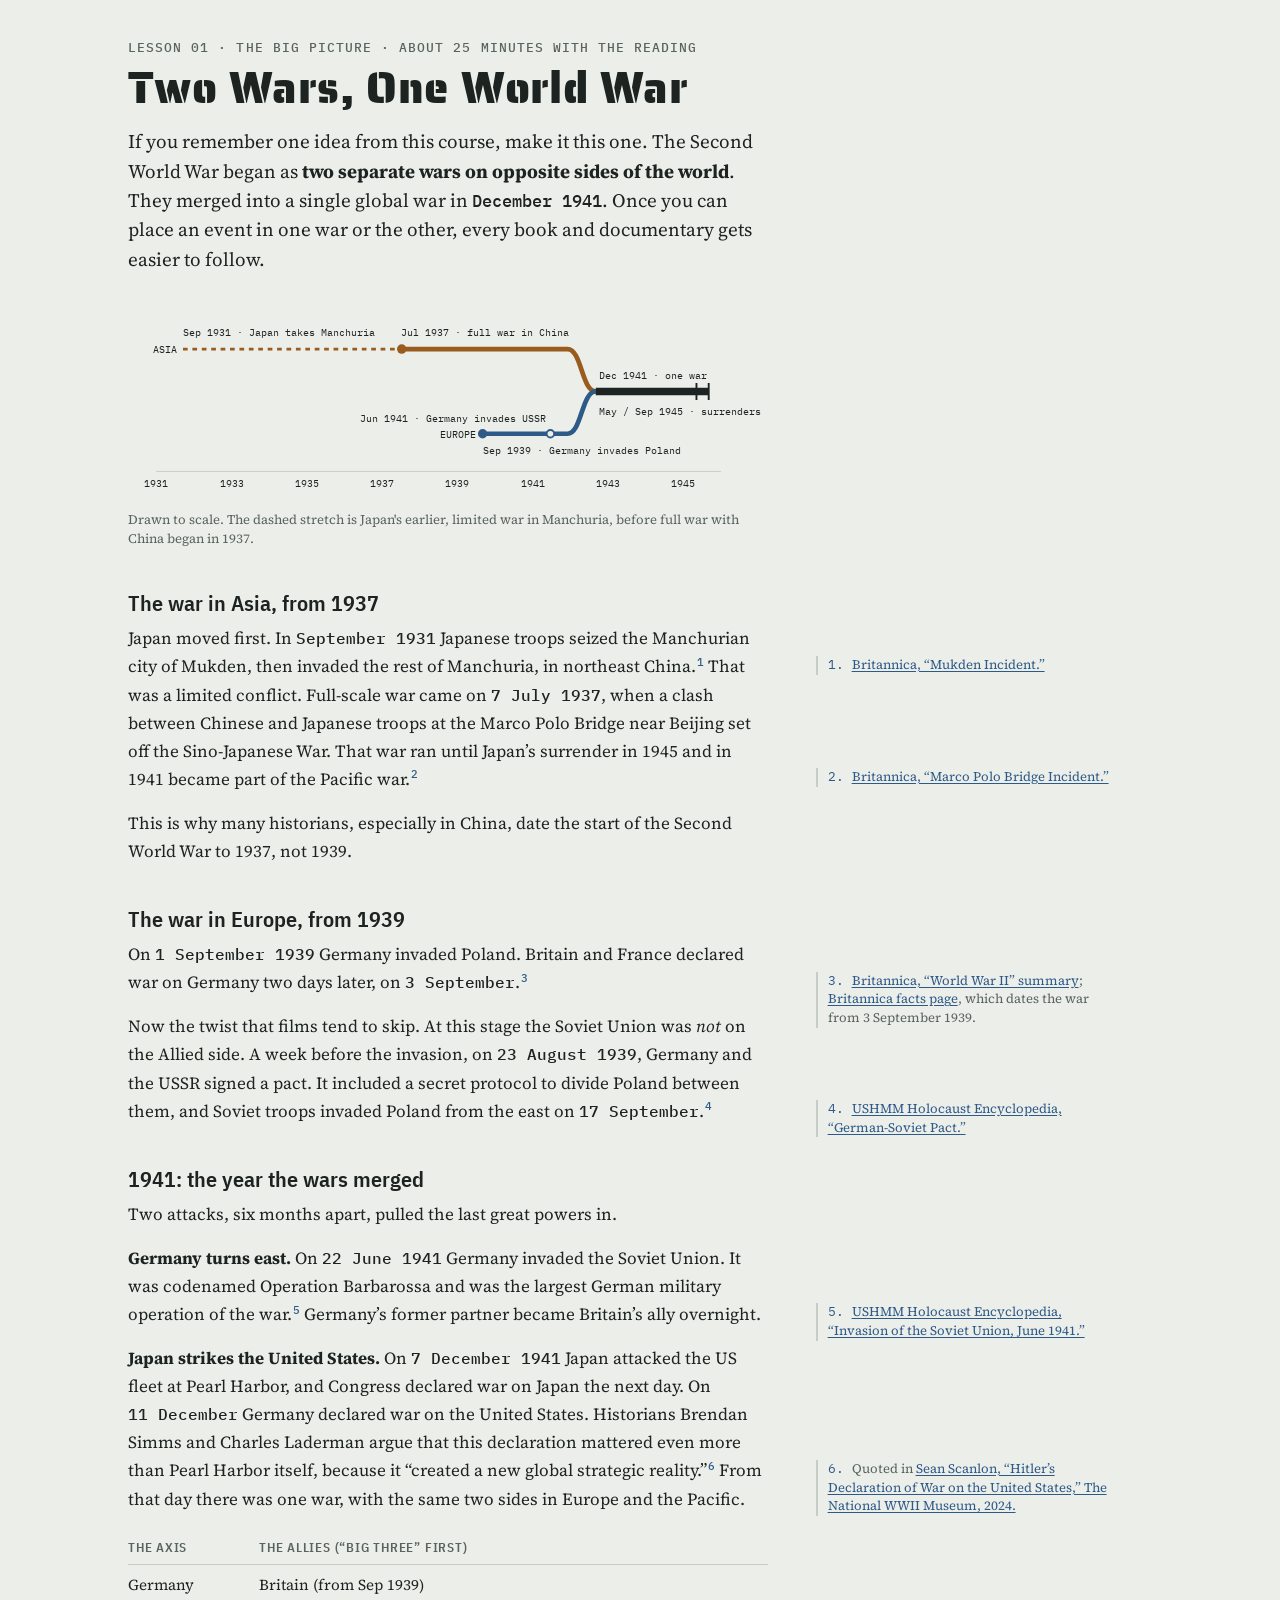
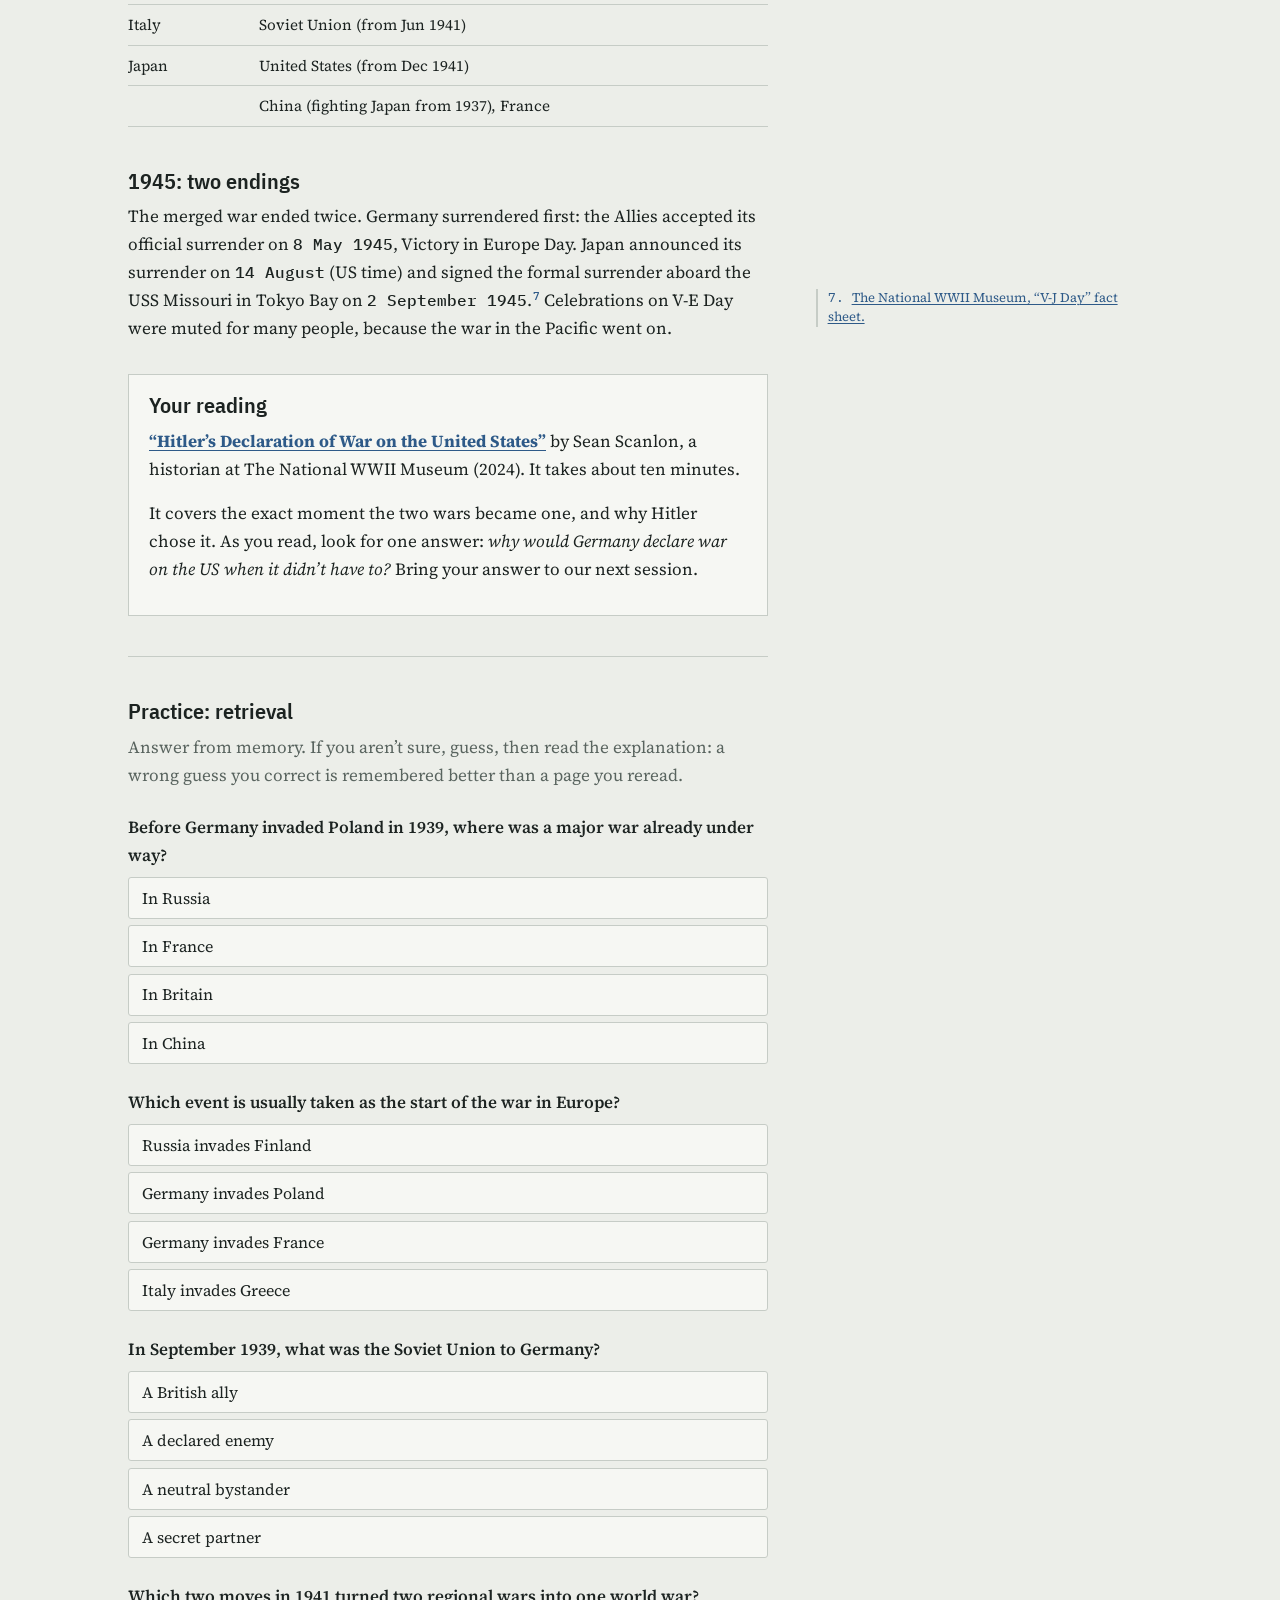
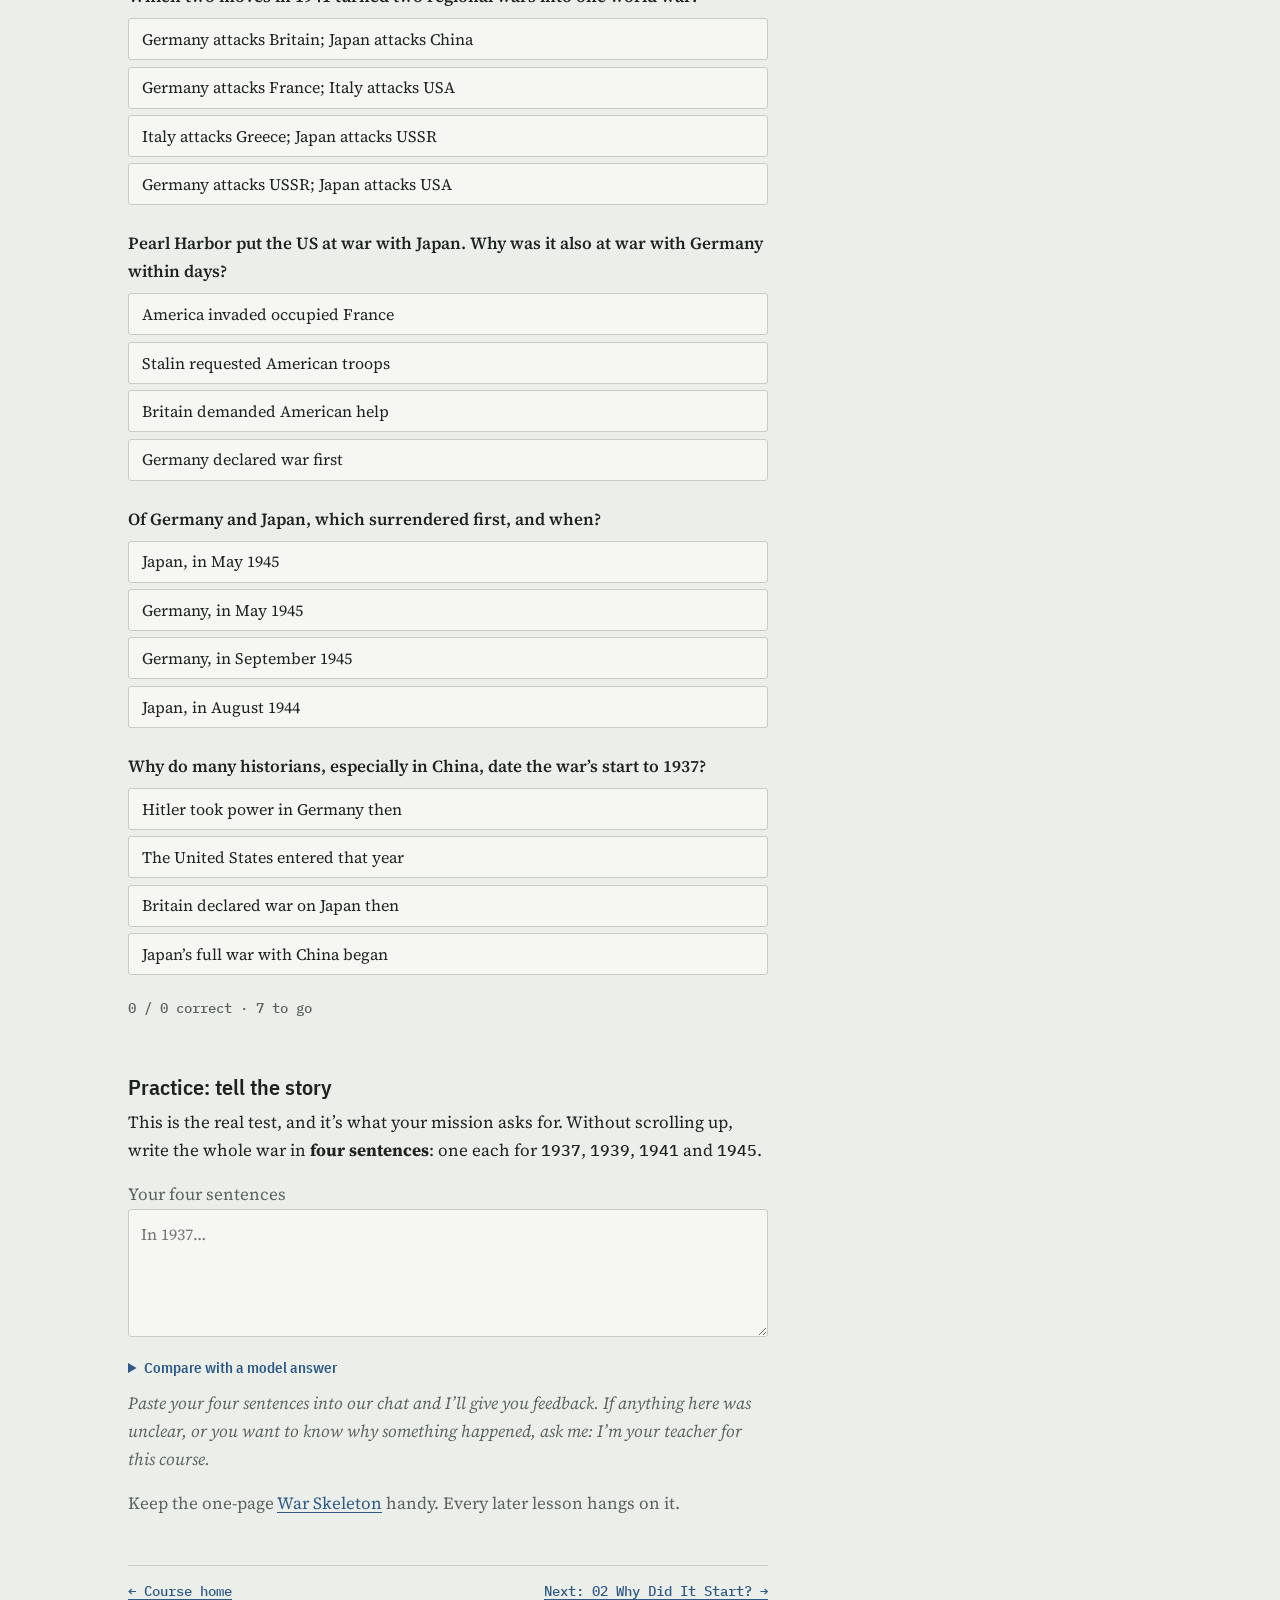
<file: lessons/0001-two-wars-one-world-war.html>
<!doctype html>
<html lang="en">
<head>
<meta charset="utf-8">
<meta name="viewport" content="width=device-width, initial-scale=1, viewport-fit=cover">
<title>Two Wars, One World War</title>
<link rel="stylesheet" href="../assets/style.css">
</head>
<body>
<div class="wrap">
<article>

<p class="eyebrow">Lesson 01 · The big picture · about 25 minutes with the reading</p>
<h1>Two Wars, One World War</h1>

<p class="lead">If you remember one idea from this course, make it this one. The Second World War began as <strong>two separate wars on opposite sides of the world</strong>. They merged into a single global war in <span class="date">December 1941</span>. Once you can place an event in one war or the other, every book and documentary gets easier to follow.</p>

<figure>
<div class="scroll">
<svg viewBox="0 0 680 205" width="100%" role="img" aria-labelledby="tl-title tl-desc" style="min-width:560px">
  <title id="tl-title">Two wars merging</title>
  <desc id="tl-desc">A timeline from 1931 to 1945. The war in Asia starts in 1931 and becomes full war in 1937. The war in Europe starts in 1939. In December 1941 the two lines merge into one, which ends with surrenders in May and September 1945.</desc>
  <g font-size="11">
    <!-- x = 30 + (year - 1931) * 40 -->
    <path d="M58.4,50 H290.8" stroke="var(--asia)" stroke-width="3" stroke-dasharray="5 5" fill="none"/>
    <path d="M290.8,50 H467 C482,50 482,95 497,95" stroke="var(--asia)" stroke-width="5" fill="none"/>
    <path d="M376.8,140 H467 C482,140 482,95 497,95" stroke="var(--europe)" stroke-width="5" fill="none"/>
    <path d="M497,95 H617" stroke="var(--ink)" stroke-width="8" fill="none"/>
    <circle cx="290.8" cy="50" r="5" fill="var(--asia)"/>
    <circle cx="376.8" cy="140" r="5" fill="var(--europe)"/>
    <circle cx="448.8" cy="140" r="4" fill="var(--paper)" stroke="var(--europe)" stroke-width="2"/>
    <path d="M604,86 V104 M617,86 V104" stroke="var(--ink)" stroke-width="2" fill="none"/>

    <text x="52" y="54" text-anchor="end" fill="var(--asia)">ASIA</text>
    <text x="370" y="144" text-anchor="end" fill="var(--europe)">EUROPE</text>
    <text x="58" y="36">Sep 1931 · Japan takes Manchuria</text>
    <text x="290" y="36">Jul 1937 · full war in China</text>
    <text x="377" y="162">Sep 1939 · Germany invades Poland</text>
    <text x="444" y="128" text-anchor="end">Jun 1941 · Germany invades USSR</text>
    <text x="500" y="82">Dec 1941 · one war</text>
    <text x="500" y="120">May / Sep 1945 · surrenders</text>

    <path d="M30,180 H630" stroke="var(--rule)" stroke-width="1" fill="none"/>
    <g fill="var(--muted)" text-anchor="middle">
      <text x="30" y="197" fill="var(--muted)">1931</text><text x="110" y="197" fill="var(--muted)">1933</text>
      <text x="190" y="197" fill="var(--muted)">1935</text><text x="270" y="197" fill="var(--muted)">1937</text>
      <text x="350" y="197" fill="var(--muted)">1939</text><text x="430" y="197" fill="var(--muted)">1941</text>
      <text x="510" y="197" fill="var(--muted)">1943</text><text x="590" y="197" fill="var(--muted)">1945</text>
    </g>
  </g>
</svg>
</div>
<figcaption>Drawn to scale. The dashed stretch is Japan's earlier, limited war in Manchuria, before full war with China began in 1937.</figcaption>
</figure>

<h2>The war in Asia, from 1937</h2>
<p>Japan moved first. In <span class="date">September 1931</span> Japanese troops seized the Manchurian city of Mukden, then invaded the rest of Manchuria, in northeast China.<label class="sn-ref"></label><span class="sn"><a href="https://www.britannica.com/event/Mukden-Incident">Britannica, “Mukden Incident.”</a></span> That was a limited conflict. Full-scale war came on <span class="date">7 July 1937</span>, when a clash between Chinese and Japanese troops at the Marco Polo Bridge near Beijing set off the Sino-Japanese War. That war ran until Japan’s surrender in 1945 and in 1941 became part of the Pacific war.<label class="sn-ref"></label><span class="sn"><a href="https://www.britannica.com/event/Marco-Polo-Bridge-Incident">Britannica, “Marco Polo Bridge Incident.”</a></span></p>
<p>This is why many historians, especially in China, date the start of the Second World War to 1937, not 1939.</p>

<h2>The war in Europe, from 1939</h2>
<p>On <span class="date">1 September 1939</span> Germany invaded Poland. Britain and France declared war on Germany two days later, on <span class="date">3 September</span>.<label class="sn-ref"></label><span class="sn"><a href="https://www.britannica.com/summary/World-War-II">Britannica, “World War II” summary</a>; <a href="https://www.britannica.com/facts/World-War-II">Britannica facts page</a>, which dates the war from 3 September 1939.</span></p>
<p>Now the twist that films tend to skip. At this stage the Soviet Union was <em>not</em> on the Allied side. A week before the invasion, on <span class="date">23 August 1939</span>, Germany and the USSR signed a pact. It included a secret protocol to divide Poland between them, and Soviet troops invaded Poland from the east on <span class="date">17 September</span>.<label class="sn-ref"></label><span class="sn"><a href="https://encyclopedia.ushmm.org/content/en/article/german-soviet-pact">USHMM Holocaust Encyclopedia, “German-Soviet Pact.”</a></span></p>

<h2>1941: the year the wars merged</h2>
<p>Two attacks, six months apart, pulled the last great powers in.</p>
<p><strong>Germany turns east.</strong> On <span class="date">22 June 1941</span> Germany invaded the Soviet Union. It was codenamed Operation Barbarossa and was the largest German military operation of the war.<label class="sn-ref"></label><span class="sn"><a href="https://encyclopedia.ushmm.org/content/en/article/invasion-of-the-soviet-union-june-1941">USHMM Holocaust Encyclopedia, “Invasion of the Soviet Union, June 1941.”</a></span> Germany’s former partner became Britain’s ally overnight.</p>
<p><strong>Japan strikes the United States.</strong> On <span class="date">7 December 1941</span> Japan attacked the US fleet at Pearl Harbor, and Congress declared war on Japan the next day. On <span class="date">11 December</span> Germany declared war on the United States. Historians Brendan Simms and Charles Laderman argue that this declaration mattered even more than Pearl Harbor itself, because it “created a new global strategic reality.”<label class="sn-ref"></label><span class="sn">Quoted in <a href="https://www.nationalww2museum.org/war/articles/hitlers-declaration-war-united-states">Sean Scanlon, “Hitler’s Declaration of War on the United States,” The National WWII Museum, 2024.</a></span> From that day there was one war, with the same two sides in Europe and the Pacific.</p>

<div class="table-scroll">
<table>
  <thead><tr><th scope="col">The Axis</th><th scope="col">The Allies (“Big Three” first)</th></tr></thead>
  <tbody>
    <tr><td>Germany</td><td>Britain (from Sep 1939)</td></tr>
    <tr><td>Italy</td><td>Soviet Union (from Jun 1941)</td></tr>
    <tr><td>Japan</td><td>United States (from Dec 1941)</td></tr>
    <tr><td></td><td>China (fighting Japan from 1937), France</td></tr>
  </tbody>
</table>
</div>

<h2>1945: two endings</h2>
<p>The merged war ended twice. Germany surrendered first: the Allies accepted its official surrender on <span class="date">8 May 1945</span>, Victory in Europe Day. Japan announced its surrender on <span class="date">14 August</span> (US time) and signed the formal surrender aboard the USS Missouri in Tokyo Bay on <span class="date">2 September 1945</span>.<label class="sn-ref"></label><span class="sn"><a href="https://www.nationalww2museum.org/sites/default/files/2017-07/vj-day-fact-sheet.pdf">The National WWII Museum, “V-J Day” fact sheet.</a></span> Celebrations on V-E Day were muted for many people, because the war in the Pacific went on.</p>

<div class="briefing">
  <h2>Your reading</h2>
  <p><a href="https://www.nationalww2museum.org/war/articles/hitlers-declaration-war-united-states"><strong>“Hitler’s Declaration of War on the United States”</strong></a> by Sean Scanlon, a historian at The National WWII Museum (2024). It takes about ten minutes.</p>
  <p>It covers the exact moment the two wars became one, and why Hitler chose it. As you read, look for one answer: <em>why would Germany declare war on the US when it didn’t have to?</em> Bring your answer to our next session.</p>
</div>

<hr>

<h2>Practice: retrieval</h2>
<p class="muted">Answer from memory. If you aren’t sure, guess, then read the explanation: a wrong guess you correct is remembered better than a page you reread.</p>

<div class="quiz">
  <div class="q">
    <p>Before Germany invaded Poland in 1939, where was a major war already under way?</p>
    <div class="opts">
      <button data-correct>In China</button>
      <button>In France</button>
      <button>In Britain</button>
      <button>In Russia</button>
    </div>
    <p class="why" hidden>Japan and China had been at full-scale war since the Marco Polo Bridge clash in July 1937.</p>
  </div>

  <div class="q">
    <p>Which event is usually taken as the start of the war in Europe?</p>
    <div class="opts">
      <button data-correct>Germany invades Poland</button>
      <button>Germany invades France</button>
      <button>Russia invades Finland</button>
      <button>Italy invades Greece</button>
    </div>
    <p class="why" hidden>Germany invaded Poland on 1 September 1939, and Britain and France declared war on 3 September.</p>
  </div>

  <div class="q">
    <p>In September 1939, what was the Soviet Union to Germany?</p>
    <div class="opts">
      <button data-correct>A secret partner</button>
      <button>A declared enemy</button>
      <button>A neutral bystander</button>
      <button>A British ally</button>
    </div>
    <p class="why" hidden>The pact of 23 August 1939 had a secret protocol to divide Poland. Soviet troops invaded from the east on 17 September.</p>
  </div>

  <div class="q">
    <p>Which two moves in 1941 turned two regional wars into one world war?</p>
    <div class="opts">
      <button data-correct>Germany attacks USSR; Japan attacks USA</button>
      <button>Germany attacks Britain; Japan attacks China</button>
      <button>Italy attacks Greece; Japan attacks USSR</button>
      <button>Germany attacks France; Italy attacks USA</button>
    </div>
    <p class="why" hidden>Operation Barbarossa (22 June) brought the USSR in on the Allied side. Pearl Harbor (7 December) brought in the United States.</p>
  </div>

  <div class="q">
    <p>Pearl Harbor put the US at war with Japan. Why was it also at war with Germany within days?</p>
    <div class="opts">
      <button data-correct>Germany declared war first</button>
      <button>America invaded occupied France</button>
      <button>Britain demanded American help</button>
      <button>Stalin requested American troops</button>
    </div>
    <p class="why" hidden>Germany declared war on the United States on 11 December 1941. The American invasion of France came in 1944.</p>
  </div>

  <div class="q">
    <p>Of Germany and Japan, which surrendered first, and when?</p>
    <div class="opts">
      <button data-correct>Germany, in May 1945</button>
      <button>Japan, in May 1945</button>
      <button>Germany, in September 1945</button>
      <button>Japan, in August 1944</button>
    </div>
    <p class="why" hidden>Germany surrendered in May 1945 (V-E Day, 8 May). Japan announced its surrender in August and signed on 2 September 1945.</p>
  </div>

  <div class="q">
    <p>Why do many historians, especially in China, date the war’s start to 1937?</p>
    <div class="opts">
      <button data-correct>Japan’s full war with China began</button>
      <button>The United States entered that year</button>
      <button>Hitler took power in Germany then</button>
      <button>Britain declared war on Japan then</button>
    </div>
    <p class="why" hidden>Full-scale war between Japan and China began in July 1937 and merged into the world war in 1941. Hitler took power in 1933, and the US entered in 1941.</p>
  </div>

  <p class="quiz-score"></p>
</div>

<h2>Practice: tell the story</h2>
<div class="recall">
  <p>This is the real test, and it’s what your mission asks for. Without scrolling up, write the whole war in <strong>four sentences</strong>: one each for <span class="date">1937</span>, <span class="date">1939</span>, <span class="date">1941</span> and <span class="date">1945</span>.</p>
  <label for="recall-0001" class="muted">Your four sentences</label>
  <textarea id="recall-0001" placeholder="In 1937…"></textarea>
  <details>
    <summary>Compare with a model answer</summary>
    <div>
      <p>In 1937 Japan, already holding Manchuria, began a full-scale war with China. In 1939 Germany invaded Poland, Britain and France declared war, and the Soviet Union, Germany’s partner for now, took eastern Poland. In 1941 Germany invaded the Soviet Union and Japan attacked Pearl Harbor, and Germany then declared war on the US, so the two wars became one. In 1945 Germany surrendered in May and Japan in August, signing on 2 September.</p>
      <p class="muted">Check yours for the four dates, the two separate starts, the merge, and the two endings. Wording doesn’t matter.</p>
    </div>
  </details>
  <p class="ask">Paste your four sentences into our chat and I’ll give you feedback. If anything here was unclear, or you want to know why something happened, ask me: I’m your teacher for this course.</p>
</div>

<p class="muted">Keep the one-page <a href="../reference/war-skeleton.html">War Skeleton</a> handy. Every later lesson hangs on it.</p>

<nav class="pager" aria-label="Lessons">
  <a href="../index.html">← Course home</a>
  <a href="0002-why-did-it-start.html">Next: 02 Why Did It Start? →</a>
</nav>

</article>
</div>
<script src="../assets/quiz.js"></script>
</body>
</html>
</file>
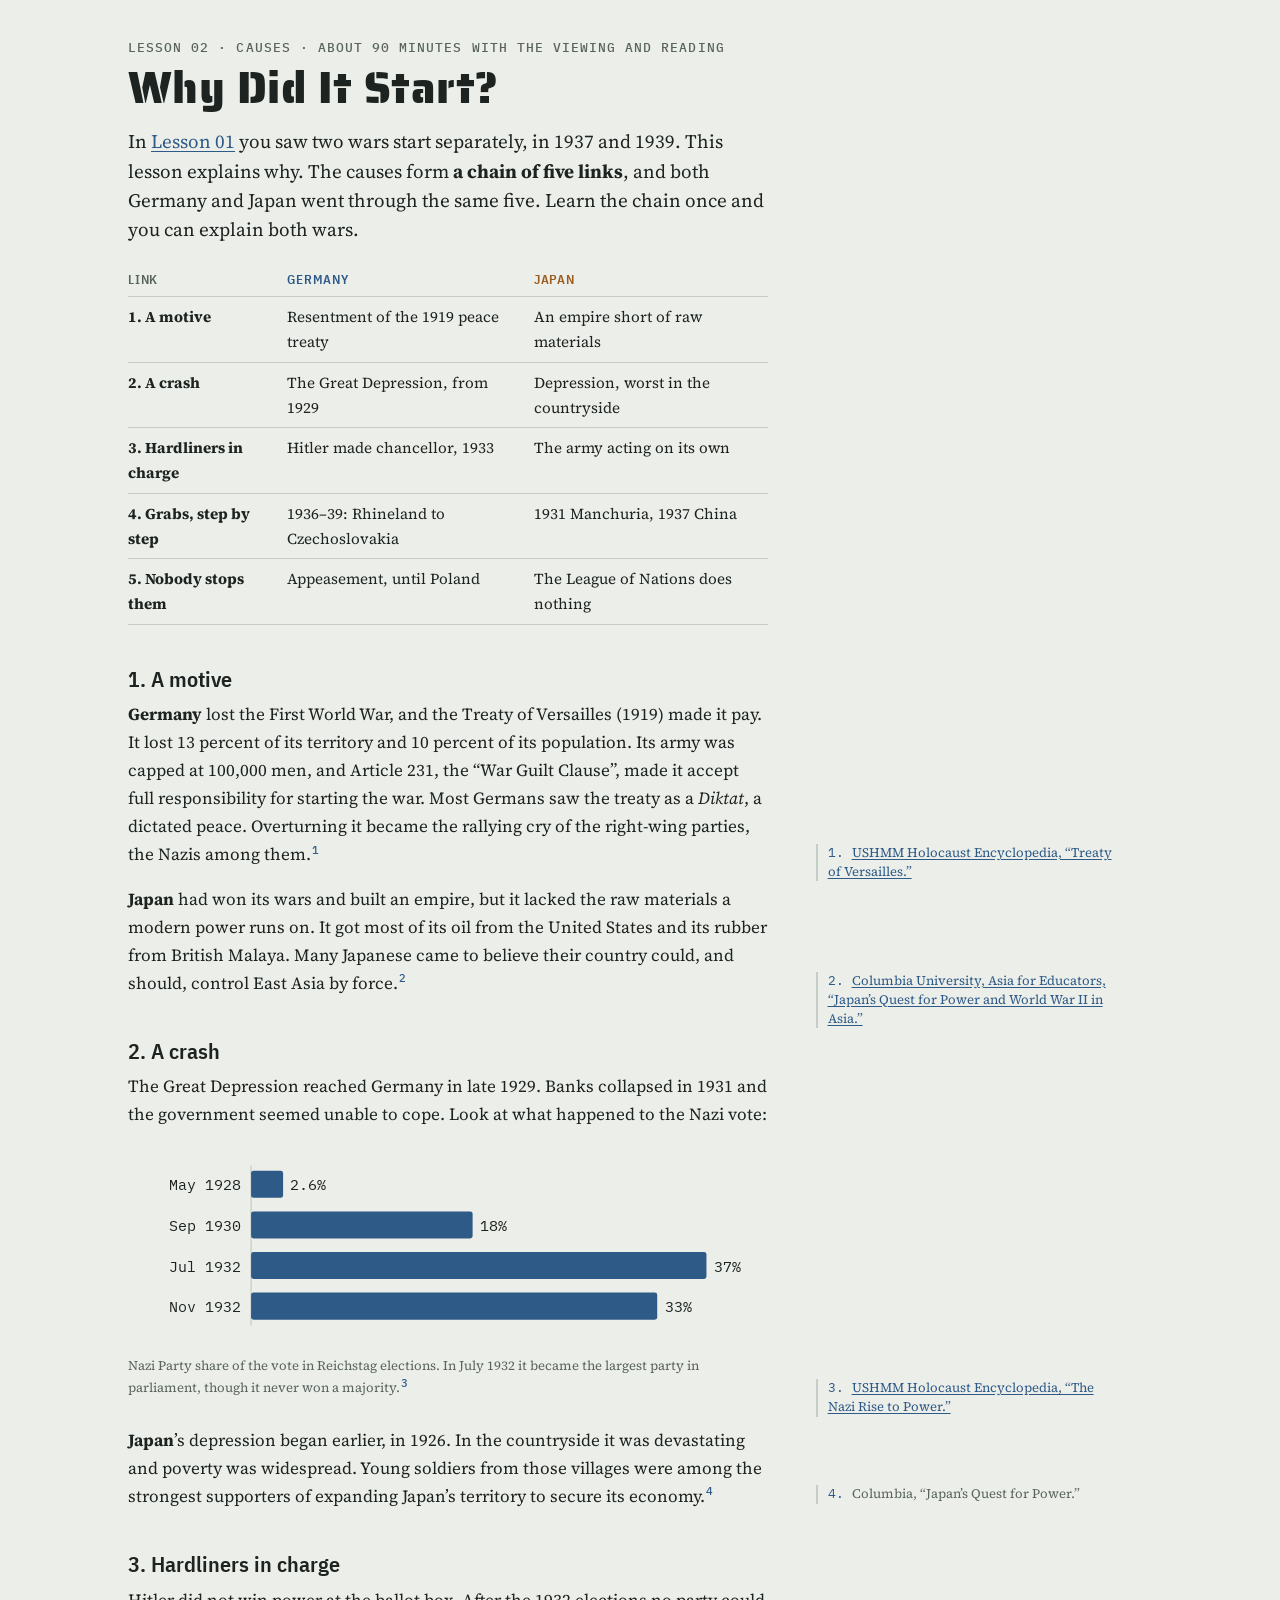
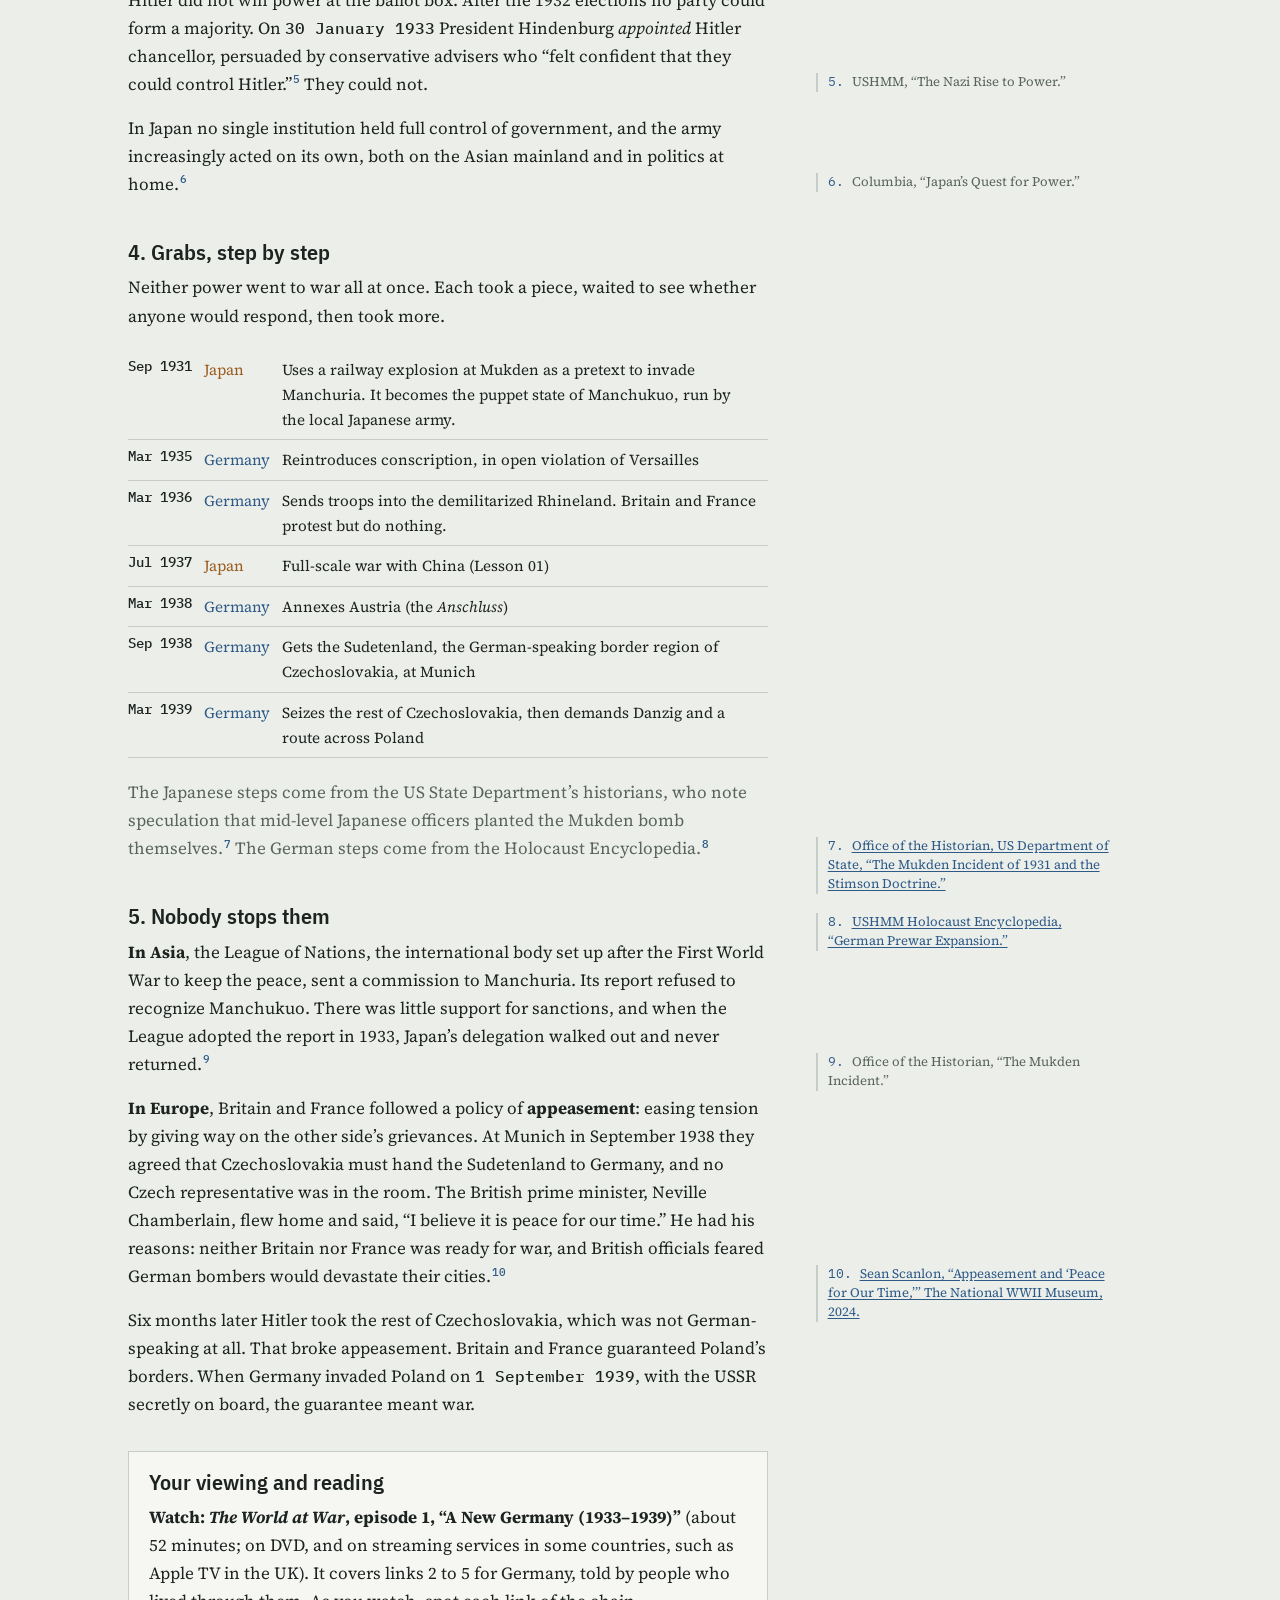
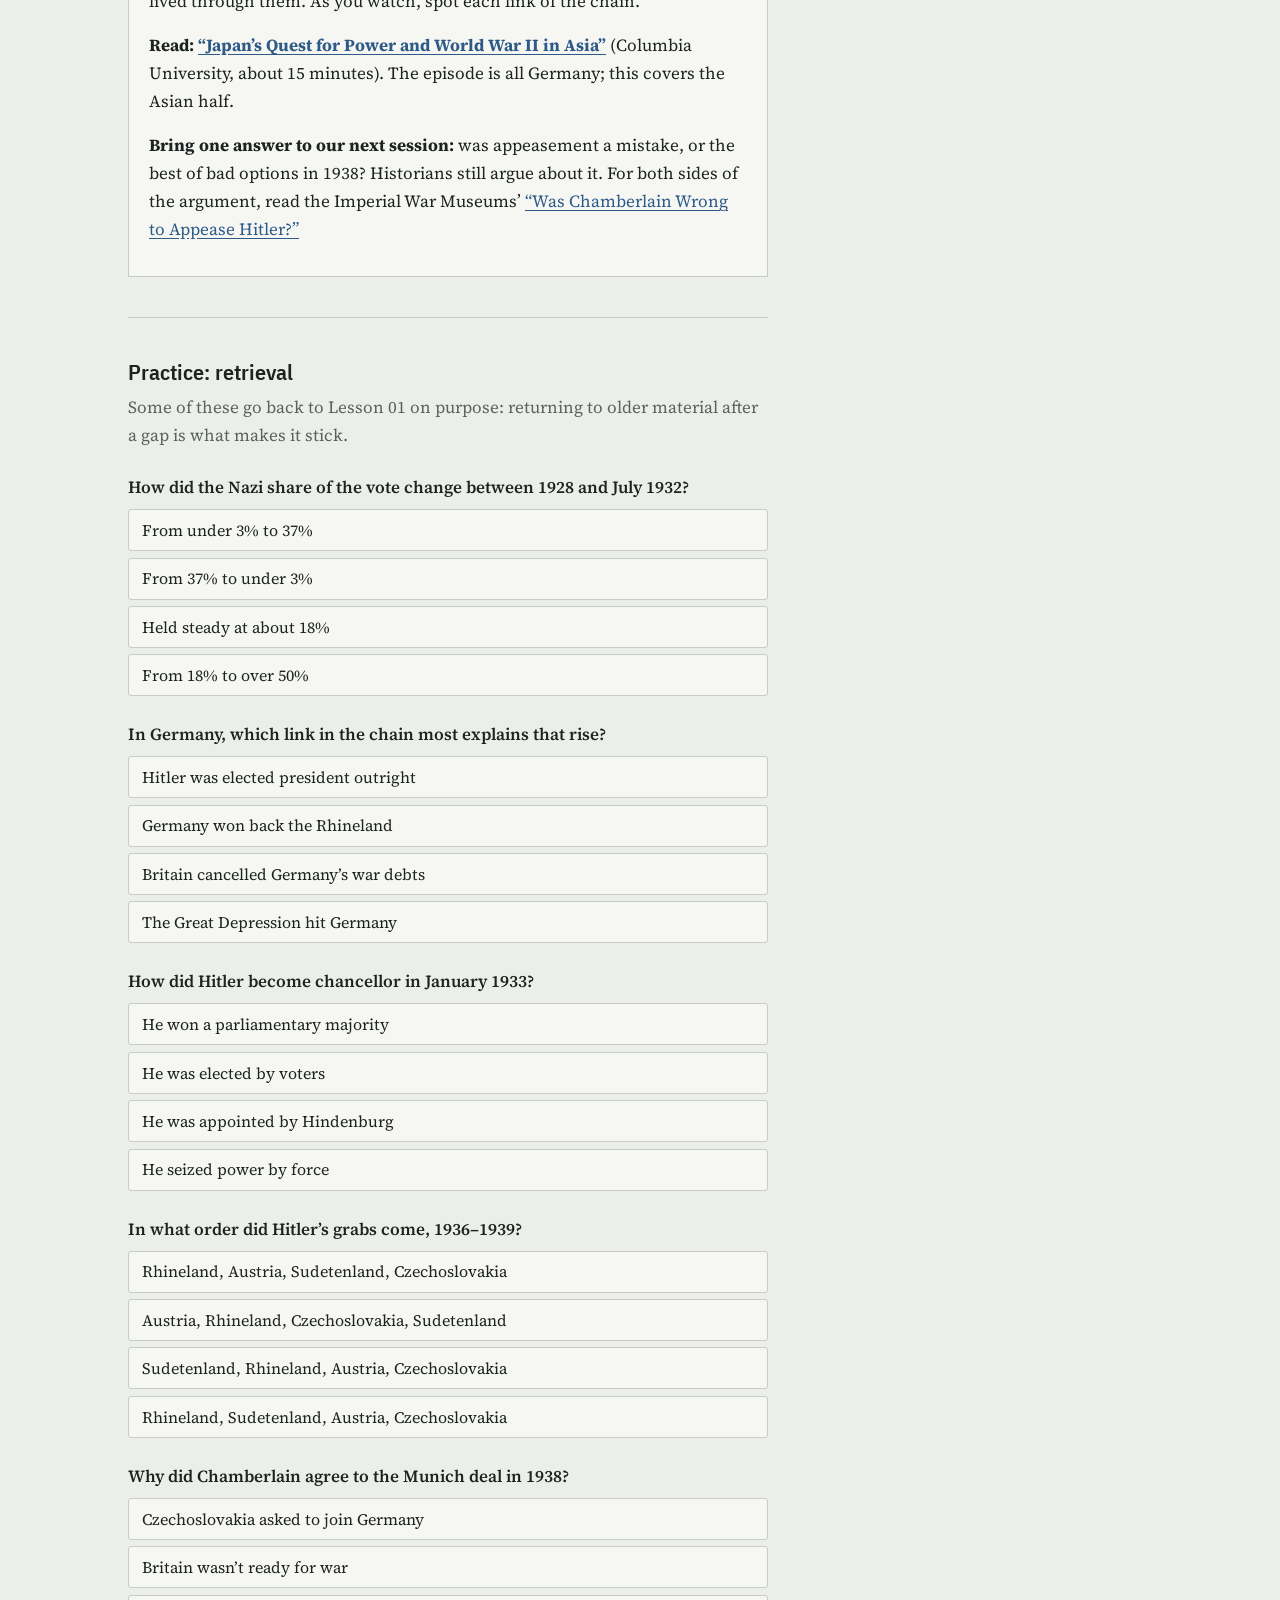
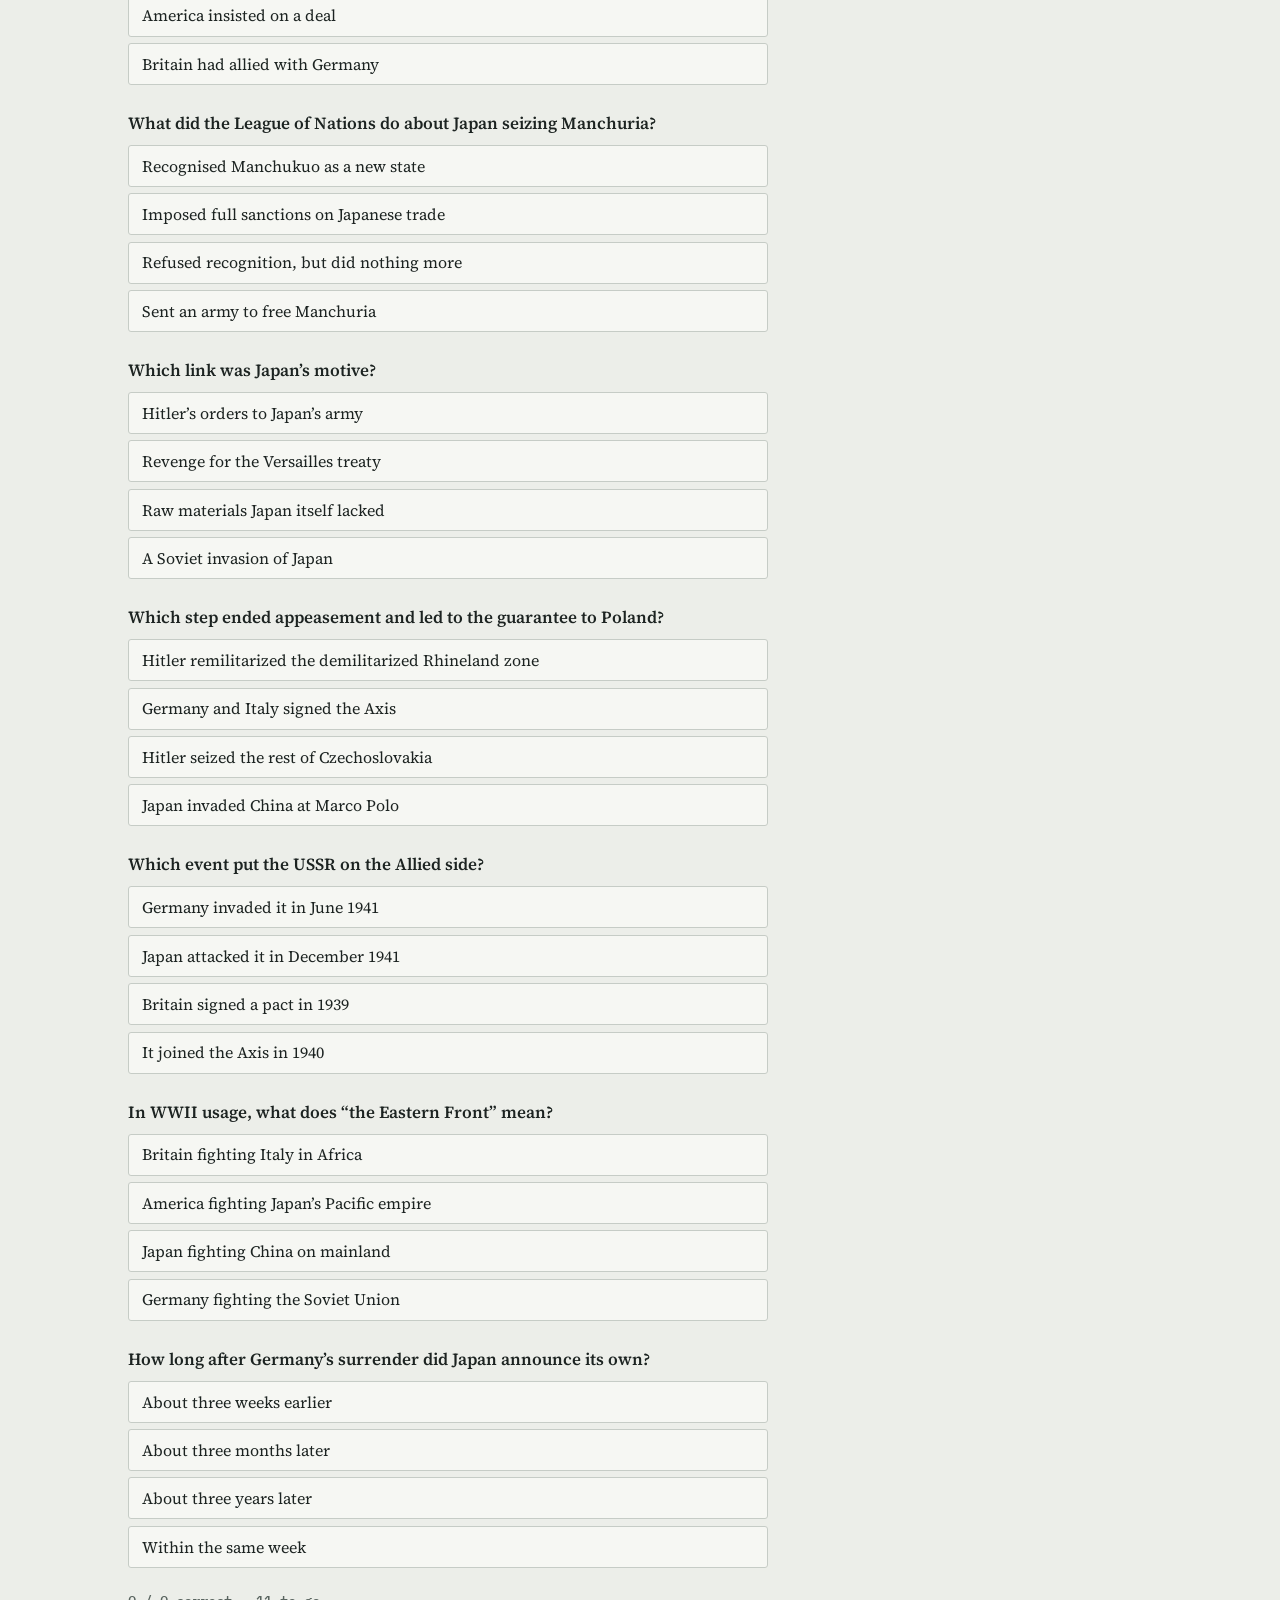
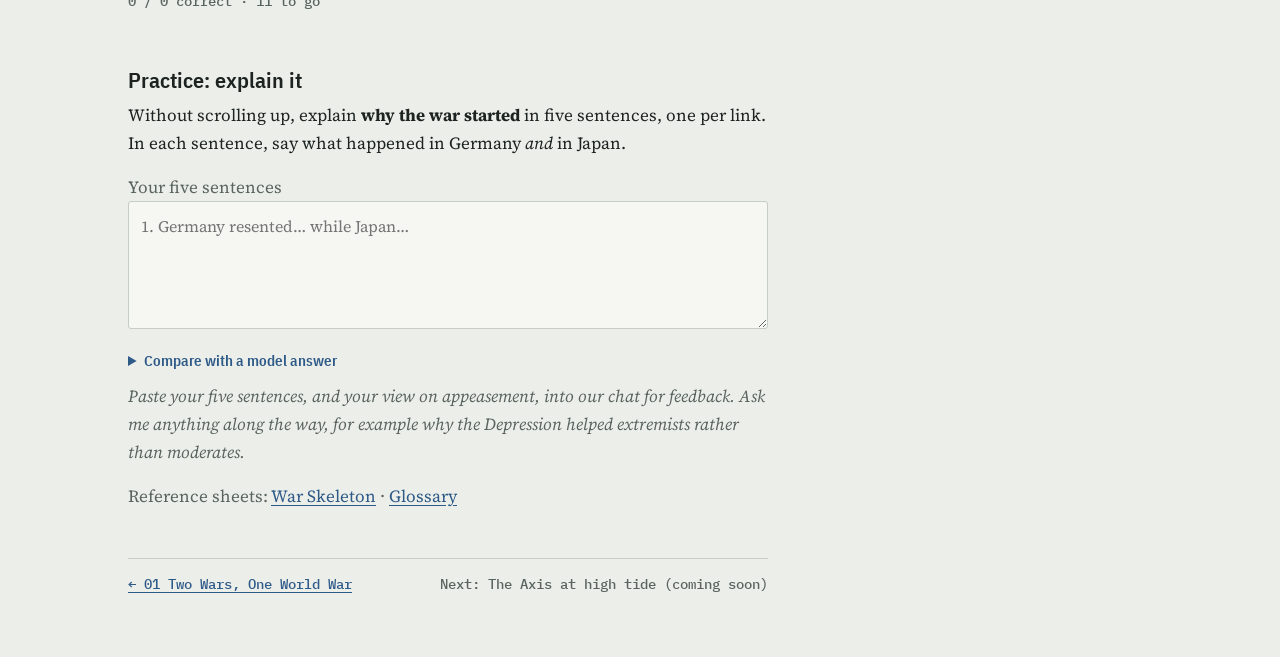
<file: lessons/0002-why-did-it-start.html>
<!doctype html>
<html lang="en">
<head>
<meta charset="utf-8">
<meta name="viewport" content="width=device-width, initial-scale=1, viewport-fit=cover">
<title>Why Did It Start?</title>
<link rel="stylesheet" href="../assets/style.css">
</head>
<body>
<div class="wrap">
<article>

<p class="eyebrow">Lesson 02 · Causes · about 90 minutes with the viewing and reading</p>
<h1>Why Did It Start?</h1>

<p class="lead">In <a href="0001-two-wars-one-world-war.html">Lesson 01</a> you saw two wars start separately, in 1937 and 1939. This lesson explains why. The causes form <strong>a chain of five links</strong>, and both Germany and Japan went through the same five. Learn the chain once and you can explain both wars.</p>

<div class="table-scroll">
<table>
  <thead><tr><th scope="col">Link</th><th scope="col" style="color:var(--europe)">Germany</th><th scope="col" style="color:var(--asia)">Japan</th></tr></thead>
  <tbody>
    <tr><td><strong>1. A motive</strong></td><td>Resentment of the 1919 peace treaty</td><td>An empire short of raw materials</td></tr>
    <tr><td><strong>2. A crash</strong></td><td>The Great Depression, from 1929</td><td>Depression, worst in the countryside</td></tr>
    <tr><td><strong>3. Hardliners in charge</strong></td><td>Hitler made chancellor, 1933</td><td>The army acting on its own</td></tr>
    <tr><td><strong>4. Grabs, step by step</strong></td><td>1936–39: Rhineland to Czechoslovakia</td><td>1931 Manchuria, 1937 China</td></tr>
    <tr><td><strong>5. Nobody stops them</strong></td><td>Appeasement, until Poland</td><td>The League of Nations does nothing</td></tr>
  </tbody>
</table>
</div>

<h2>1. A motive</h2>
<p><strong>Germany</strong> lost the First World War, and the Treaty of Versailles (1919) made it pay. It lost 13 percent of its territory and 10 percent of its population. Its army was capped at 100,000 men, and Article 231, the “War Guilt Clause”, made it accept full responsibility for starting the war. Most Germans saw the treaty as a <em>Diktat</em>, a dictated peace. Overturning it became the rallying cry of the right-wing parties, the Nazis among them.<label class="sn-ref"></label><span class="sn"><a href="https://encyclopedia.ushmm.org/content/en/article/treaty-of-versailles">USHMM Holocaust Encyclopedia, “Treaty of Versailles.”</a></span></p>
<p><strong>Japan</strong> had won its wars and built an empire, but it lacked the raw materials a modern power runs on. It got most of its oil from the United States and its rubber from British Malaya. Many Japanese came to believe their country could, and should, control East Asia by force.<label class="sn-ref"></label><span class="sn"><a href="https://afe.easia.columbia.edu/special/japan_1900_power.htm">Columbia University, Asia for Educators, “Japan’s Quest for Power and World War II in Asia.”</a></span></p>

<h2>2. A crash</h2>
<p>The Great Depression reached Germany in late 1929. Banks collapsed in 1931 and the government seemed unable to cope. Look at what happened to the Nazi vote:</p>

<figure>
<div class="scroll">
<svg viewBox="0 0 520 150" width="100%" role="img" aria-labelledby="nv-title nv-desc" style="min-width:340px">
  <title id="nv-title">Nazi Party share of the vote</title>
  <desc id="nv-desc">Reichstag elections: May 1928, 2.6 percent. September 1930, 18 percent. July 1932, 37 percent. November 1932, 33 percent.</desc>
  <g font-size="12">
    <!-- bar width = percent * 10, starting at x = 100 -->
    <path d="M100,8 V138" stroke="var(--rule)" stroke-width="1"/>
    <rect x="100" y="12" width="26" height="22" rx="2" fill="var(--europe)"><title>May 1928: 2.6%</title></rect>
    <rect x="100" y="45" width="180" height="22" rx="2" fill="var(--europe)"><title>Sep 1930: 18%</title></rect>
    <rect x="100" y="78" width="370" height="22" rx="2" fill="var(--europe)"><title>Jul 1932: 37%</title></rect>
    <rect x="100" y="111" width="330" height="22" rx="2" fill="var(--europe)"><title>Nov 1932: 33%</title></rect>
    <g fill="var(--muted)" text-anchor="end">
      <text x="92" y="28" fill="var(--muted)">May 1928</text>
      <text x="92" y="61" fill="var(--muted)">Sep 1930</text>
      <text x="92" y="94" fill="var(--muted)">Jul 1932</text>
      <text x="92" y="127" fill="var(--muted)">Nov 1932</text>
    </g>
    <text x="132" y="28">2.6%</text>
    <text x="286" y="61">18%</text>
    <text x="476" y="94">37%</text>
    <text x="436" y="127">33%</text>
  </g>
</svg>
</div>
<figcaption>Nazi Party share of the vote in Reichstag elections. In July 1932 it became the largest party in parliament, though it never won a majority.<label class="sn-ref"></label><span class="sn"><a href="https://encyclopedia.ushmm.org/content/en/article/the-nazi-rise-to-power">USHMM Holocaust Encyclopedia, “The Nazi Rise to Power.”</a></span></figcaption>
</figure>

<p><strong>Japan</strong>’s depression began earlier, in 1926. In the countryside it was devastating and poverty was widespread. Young soldiers from those villages were among the strongest supporters of expanding Japan’s territory to secure its economy.<label class="sn-ref"></label><span class="sn">Columbia, “Japan’s Quest for Power.”</span></p>

<h2>3. Hardliners in charge</h2>
<p>Hitler did not win power at the ballot box. After the 1932 elections no party could form a majority. On <span class="date">30 January 1933</span> President Hindenburg <em>appointed</em> Hitler chancellor, persuaded by conservative advisers who “felt confident that they could control Hitler.”<label class="sn-ref"></label><span class="sn">USHMM, “The Nazi Rise to Power.”</span> They could not.</p>
<p>In Japan no single institution held full control of government, and the army increasingly acted on its own, both on the Asian mainland and in politics at home.<label class="sn-ref"></label><span class="sn">Columbia, “Japan’s Quest for Power.”</span></p>

<h2>4. Grabs, step by step</h2>
<p>Neither power went to war all at once. Each took a piece, waited to see whether anyone would respond, then took more.</p>
<div class="table-scroll">
<table>
  <tbody>
    <tr><td class="date">Sep 1931</td><td style="color:var(--asia)">Japan</td><td>Uses a railway explosion at Mukden as a pretext to invade Manchuria. It becomes the puppet state of Manchukuo, run by the local Japanese army.</td></tr>
    <tr><td class="date">Mar 1935</td><td style="color:var(--europe)">Germany</td><td>Reintroduces conscription, in open violation of Versailles</td></tr>
    <tr><td class="date">Mar 1936</td><td style="color:var(--europe)">Germany</td><td>Sends troops into the demilitarized Rhineland. Britain and France protest but do nothing.</td></tr>
    <tr><td class="date">Jul 1937</td><td style="color:var(--asia)">Japan</td><td>Full-scale war with China (Lesson 01)</td></tr>
    <tr><td class="date">Mar 1938</td><td style="color:var(--europe)">Germany</td><td>Annexes Austria (the <em>Anschluss</em>)</td></tr>
    <tr><td class="date">Sep 1938</td><td style="color:var(--europe)">Germany</td><td>Gets the Sudetenland, the German-speaking border region of Czechoslovakia, at Munich</td></tr>
    <tr><td class="date">Mar 1939</td><td style="color:var(--europe)">Germany</td><td>Seizes the rest of Czechoslovakia, then demands Danzig and a route across Poland</td></tr>
  </tbody>
</table>
</div>
<p class="muted">The Japanese steps come from the US State Department’s historians, who note speculation that mid-level Japanese officers planted the Mukden bomb themselves.<label class="sn-ref"></label><span class="sn"><a href="https://history.state.gov/milestones/1921-1936/mukden-incident">Office of the Historian, US Department of State, “The Mukden Incident of 1931 and the Stimson Doctrine.”</a></span> The German steps come from the Holocaust Encyclopedia.<label class="sn-ref"></label><span class="sn"><a href="https://encyclopedia.ushmm.org/content/en/article/german-prewar-expansion">USHMM Holocaust Encyclopedia, “German Prewar Expansion.”</a></span></p>

<h2>5. Nobody stops them</h2>
<p><strong>In Asia</strong>, the League of Nations, the international body set up after the First World War to keep the peace, sent a commission to Manchuria. Its report refused to recognize Manchukuo. There was little support for sanctions, and when the League adopted the report in 1933, Japan’s delegation walked out and never returned.<label class="sn-ref"></label><span class="sn">Office of the Historian, “The Mukden Incident.”</span></p>
<p><strong>In Europe</strong>, Britain and France followed a policy of <strong>appeasement</strong>: easing tension by giving way on the other side’s grievances. At Munich in September 1938 they agreed that Czechoslovakia must hand the Sudetenland to Germany, and no Czech representative was in the room. The British prime minister, Neville Chamberlain, flew home and said, “I believe it is peace for our time.” He had his reasons: neither Britain nor France was ready for war, and British officials feared German bombers would devastate their cities.<label class="sn-ref"></label><span class="sn"><a href="https://www.nationalww2museum.org/war/articles/appeasement-and-peace-our-time">Sean Scanlon, “Appeasement and ‘Peace for Our Time,’” The National WWII Museum, 2024.</a></span></p>
<p>Six months later Hitler took the rest of Czechoslovakia, which was not German-speaking at all. That broke appeasement. Britain and France guaranteed Poland’s borders. When Germany invaded Poland on <span class="date">1 September 1939</span>, with the USSR secretly on board, the guarantee meant war.</p>

<div class="briefing">
  <h2>Your viewing and reading</h2>
  <p><strong>Watch: <em>The World at War</em>, episode 1, “A New Germany (1933–1939)”</strong> (about 52 minutes; on DVD, and on streaming services in some countries, such as Apple TV in the UK). It covers links 2 to 5 for Germany, told by people who lived through them. As you watch, spot each link of the chain.</p>
  <p><strong>Read: <a href="https://afe.easia.columbia.edu/special/japan_1900_power.htm">“Japan’s Quest for Power and World War II in Asia”</a></strong> (Columbia University, about 15 minutes). The episode is all Germany; this covers the Asian half.</p>
  <p><strong>Bring one answer to our next session:</strong> was appeasement a mistake, or the best of bad options in 1938? Historians still argue about it. For both sides of the argument, read the Imperial War Museums’ <a href="https://www.iwm.org.uk/history/was-chamberlain-wrong-to-appease-hitler">“Was Chamberlain Wrong to Appease Hitler?”</a></p>
</div>

<hr>

<h2>Practice: retrieval</h2>
<p class="muted">Some of these go back to Lesson 01 on purpose: returning to older material after a gap is what makes it stick.</p>

<div class="quiz">
  <div class="q">
    <p>How did the Nazi share of the vote change between 1928 and July 1932?</p>
    <div class="opts">
      <button data-correct>From under 3% to 37%</button>
      <button>From 18% to over 50%</button>
      <button>From 37% to under 3%</button>
      <button>Held steady at about 18%</button>
    </div>
    <p class="why" hidden>From 2.6% in 1928 to 18% in 1930 and 37% in July 1932. That made the Nazis the largest party, but never a majority.</p>
  </div>

  <div class="q">
    <p>In Germany, which link in the chain most explains that rise?</p>
    <div class="opts">
      <button data-correct>The Great Depression hit Germany</button>
      <button>Germany won back the Rhineland</button>
      <button>Hitler was elected president outright</button>
      <button>Britain cancelled Germany’s war debts</button>
    </div>
    <p class="why" hidden>The Depression reached Germany in late 1929. The jump from 2.6% to 18% came in the very next election, in 1930.</p>
  </div>

  <div class="q">
    <p>How did Hitler become chancellor in January 1933?</p>
    <div class="opts">
      <button data-correct>He was appointed by Hindenburg</button>
      <button>He won a parliamentary majority</button>
      <button>He seized power by force</button>
      <button>He was elected by voters</button>
    </div>
    <p class="why" hidden>President Hindenburg appointed him on 30 January 1933. His conservative advisers thought they could control Hitler.</p>
  </div>

  <div class="q">
    <p>In what order did Hitler’s grabs come, 1936–1939?</p>
    <div class="opts">
      <button data-correct>Rhineland, Austria, Sudetenland, Czechoslovakia</button>
      <button>Austria, Rhineland, Czechoslovakia, Sudetenland</button>
      <button>Sudetenland, Rhineland, Austria, Czechoslovakia</button>
      <button>Rhineland, Sudetenland, Austria, Czechoslovakia</button>
    </div>
    <p class="why" hidden>Rhineland (Mar 1936), Austria (Mar 1938), Sudetenland at Munich (Sep 1938), the rest of Czechoslovakia (Mar 1939). Each step tested whether anyone would respond.</p>
  </div>

  <div class="q">
    <p>Why did Chamberlain agree to the Munich deal in 1938?</p>
    <div class="opts">
      <button data-correct>Britain wasn’t ready for war</button>
      <button>Britain had allied with Germany</button>
      <button>Czechoslovakia asked to join Germany</button>
      <button>America insisted on a deal</button>
    </div>
    <p class="why" hidden>Britain and France were not ready militarily, and British officials feared German bombing of their cities. Czechoslovakia wasn’t even in the room.</p>
  </div>

  <div class="q">
    <p>What did the League of Nations do about Japan seizing Manchuria?</p>
    <div class="opts">
      <button data-correct>Refused recognition, but did nothing more</button>
      <button>Sent an army to free Manchuria</button>
      <button>Imposed full sanctions on Japanese trade</button>
      <button>Recognised Manchukuo as a new state</button>
    </div>
    <p class="why" hidden>Its report refused to recognize Manchukuo, but there was little support for sanctions. Japan walked out of the League in 1933.</p>
  </div>

  <div class="q">
    <p>Which link was Japan’s motive?</p>
    <div class="opts">
      <button data-correct>Raw materials Japan itself lacked</button>
      <button>Revenge for the Versailles treaty</button>
      <button>A Soviet invasion of Japan</button>
      <button>Hitler’s orders to Japan’s army</button>
    </div>
    <p class="why" hidden>Japan depended on others for oil (mostly from the US) and rubber (from British Malaya). Japan was on the winning side in 1919, so Versailles was Germany’s grievance, not Japan’s.</p>
  </div>

  <div class="q">
    <p>Which step ended appeasement and led to the guarantee to Poland?</p>
    <div class="opts">
      <button data-correct>Hitler seized the rest of Czechoslovakia</button>
      <button>Hitler remilitarized the demilitarized Rhineland zone</button>
      <button>Japan invaded China at Marco Polo</button>
      <button>Germany and Italy signed the Axis</button>
    </div>
    <p class="why" hidden>In March 1939 Hitler took the non-German parts of Czechoslovakia, breaking the Munich deal. After that, his claims to be uniting Germans could no longer be believed.</p>
  </div>

  <div class="q">
    <p>Which event put the USSR on the Allied side?</p>
    <div class="opts">
      <button data-correct>Germany invaded it in June 1941</button>
      <button>Japan attacked it in December 1941</button>
      <button>Britain signed a pact in 1939</button>
      <button>It joined the Axis in 1940</button>
    </div>
    <p class="why" hidden>Operation Barbarossa, 22 June 1941. The USSR was Germany’s partner from 1939 but never joined the Axis.</p>
  </div>

  <div class="q">
    <p>In WWII usage, what does “the Eastern Front” mean?</p>
    <div class="opts">
      <button data-correct>Germany fighting the Soviet Union</button>
      <button>America fighting Japan’s Pacific empire</button>
      <button>Japan fighting China on mainland</button>
      <button>Britain fighting Italy in Africa</button>
    </div>
    <p class="why" hidden>The Eastern Front is Germany and its allies against the USSR, from June 1941 to May 1945. America’s war with Japan is the Pacific theatre.</p>
  </div>

  <div class="q">
    <p>How long after Germany’s surrender did Japan announce its own?</p>
    <div class="opts">
      <button data-correct>About three months later</button>
      <button>About three years later</button>
      <button>About three weeks earlier</button>
      <button>Within the same week</button>
    </div>
    <p class="why" hidden>Germany surrendered on 8 May 1945. Japan announced its surrender in mid-August and signed on 2 September.</p>
  </div>

  <p class="quiz-score"></p>
</div>

<h2>Practice: explain it</h2>
<div class="recall">
  <p>Without scrolling up, explain <strong>why the war started</strong> in five sentences, one per link. In each sentence, say what happened in Germany <em>and</em> in Japan.</p>
  <label for="recall-0002" class="muted">Your five sentences</label>
  <textarea id="recall-0002" placeholder="1. Germany resented… while Japan…"></textarea>
  <details>
    <summary>Compare with a model answer</summary>
    <div>
      <p>Germany resented the Treaty of Versailles, while Japan wanted the raw materials its empire lacked. The Great Depression hit both, and made voters and soldiers open to extreme answers. In Germany, Hitler was appointed chancellor in 1933, and in Japan, the army increasingly acted on its own. Japan took Manchuria in 1931 and invaded China in 1937, while Germany took the Rhineland, Austria and then Czechoslovakia, one step at a time. Nobody stopped them: the League of Nations did nothing about Manchuria, and Britain and France appeased Hitler until he invaded Poland in 1939.</p>
      <p class="muted">Check yours for all five links on both sides. If you can add a date or a number to any link, that’s a bonus.</p>
    </div>
  </details>
  <p class="ask">Paste your five sentences, and your view on appeasement, into our chat for feedback. Ask me anything along the way, for example why the Depression helped extremists rather than moderates.</p>
</div>

<p class="muted">Reference sheets: <a href="../reference/war-skeleton.html">War Skeleton</a> · <a href="../reference/glossary.html">Glossary</a></p>

<nav class="pager" aria-label="Lessons">
  <a href="0001-two-wars-one-world-war.html">← 01 Two Wars, One World War</a>
  <span class="muted">Next: The Axis at high tide (coming soon)</span>
</nav>

</article>
</div>
<script src="../assets/quiz.js"></script>
</body>
</html>
</file>
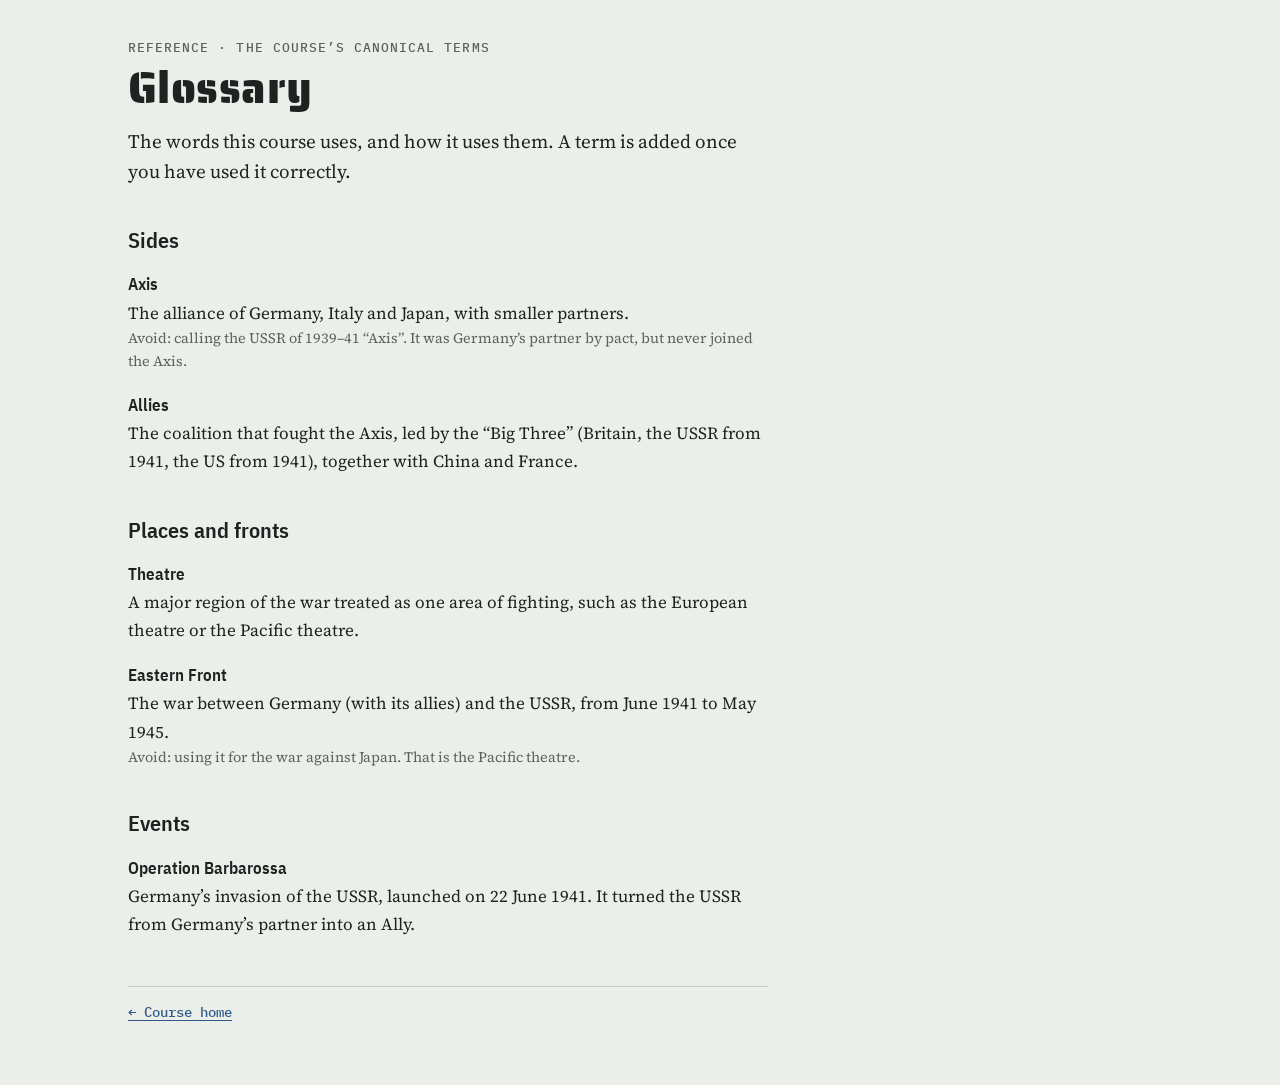
<file: reference/glossary.html>
<!doctype html>
<html lang="en">
<head>
<meta charset="utf-8">
<meta name="viewport" content="width=device-width, initial-scale=1, viewport-fit=cover">
<title>WWII Glossary</title>
<link rel="stylesheet" href="../assets/style.css">
<style>
  dl { margin: 1rem 0; }
  dt { font: 600 1.0625rem var(--head); margin-top: 1.25rem; }
  dd { margin: 0.2rem 0 0; }
  dd .avoid { display: block; font-size: 0.9rem; color: var(--muted); }
</style>
</head>
<body>
<div class="wrap">
<article>
<p class="eyebrow">Reference · the course’s canonical terms</p>
<h1>Glossary</h1>
<p class="lead">The words this course uses, and how it uses them. A term is added once you have used it correctly.</p>

<h2>Sides</h2>
<dl>
  <dt>Axis</dt>
  <dd>The alliance of Germany, Italy and Japan, with smaller partners.
    <span class="avoid">Avoid: calling the USSR of 1939–41 “Axis”. It was Germany’s partner by pact, but never joined the Axis.</span></dd>
  <dt>Allies</dt>
  <dd>The coalition that fought the Axis, led by the “Big Three” (Britain, the USSR from 1941, the US from 1941), together with China and France.</dd>
</dl>

<h2>Places and fronts</h2>
<dl>
  <dt>Theatre</dt>
  <dd>A major region of the war treated as one area of fighting, such as the European theatre or the Pacific theatre.</dd>
  <dt>Eastern Front</dt>
  <dd>The war between Germany (with its allies) and the USSR, from June 1941 to May 1945.
    <span class="avoid">Avoid: using it for the war against Japan. That is the Pacific theatre.</span></dd>
</dl>

<h2>Events</h2>
<dl>
  <dt>Operation Barbarossa</dt>
  <dd>Germany’s invasion of the USSR, launched on 22 June 1941. It turned the USSR from Germany’s partner into an Ally.</dd>
</dl>

<nav class="pager" aria-label="Course">
  <a href="../index.html">← Course home</a>
</nav>
</article>
</div>
</body>
</html>
</file>
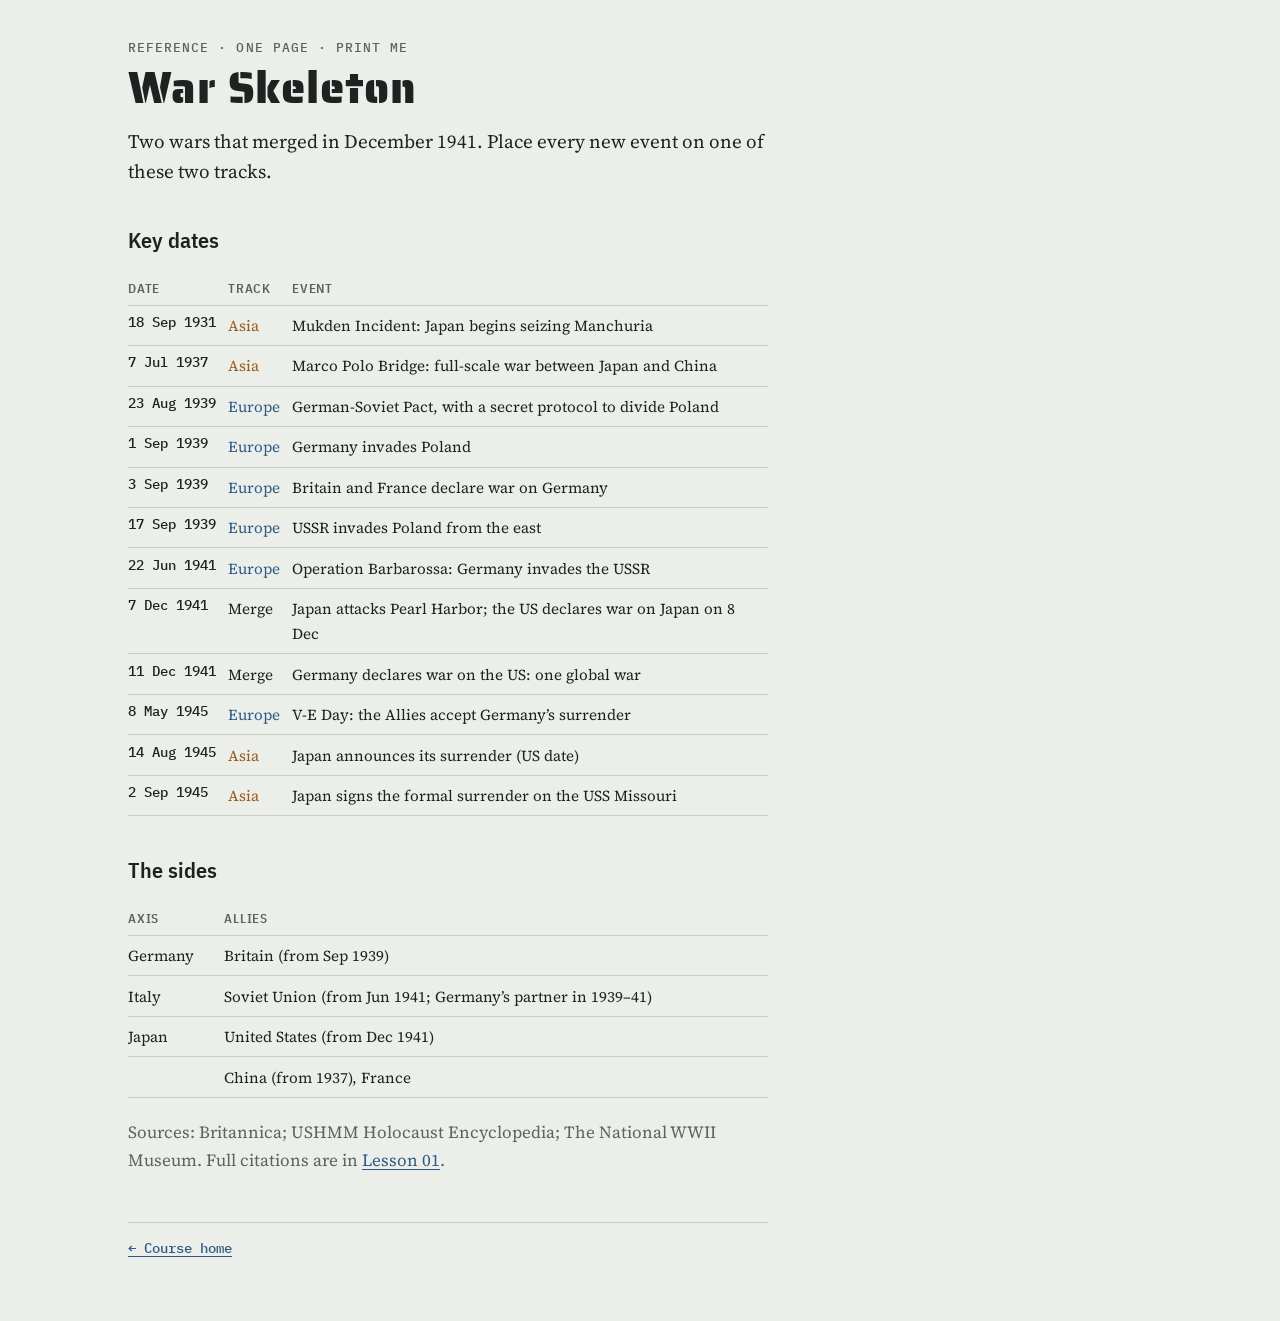
<file: reference/war-skeleton.html>
<!doctype html>
<html lang="en">
<head>
<meta charset="utf-8">
<meta name="viewport" content="width=device-width, initial-scale=1, viewport-fit=cover">
<title>War Skeleton</title>
<link rel="stylesheet" href="../assets/style.css">
</head>
<body>
<div class="wrap">
<article>
<p class="eyebrow">Reference · one page · print me</p>
<h1>War Skeleton</h1>
<p class="lead">Two wars that merged in December 1941. Place every new event on one of these two tracks.</p>

<h2>Key dates</h2>
<div class="table-scroll">
<table>
  <thead><tr><th scope="col">Date</th><th scope="col">Track</th><th scope="col">Event</th></tr></thead>
  <tbody>
    <tr><td class="date">18 Sep 1931</td><td style="color:var(--asia)">Asia</td><td>Mukden Incident: Japan begins seizing Manchuria</td></tr>
    <tr><td class="date">7 Jul 1937</td><td style="color:var(--asia)">Asia</td><td>Marco Polo Bridge: full-scale war between Japan and China</td></tr>
    <tr><td class="date">23 Aug 1939</td><td style="color:var(--europe)">Europe</td><td>German-Soviet Pact, with a secret protocol to divide Poland</td></tr>
    <tr><td class="date">1 Sep 1939</td><td style="color:var(--europe)">Europe</td><td>Germany invades Poland</td></tr>
    <tr><td class="date">3 Sep 1939</td><td style="color:var(--europe)">Europe</td><td>Britain and France declare war on Germany</td></tr>
    <tr><td class="date">17 Sep 1939</td><td style="color:var(--europe)">Europe</td><td>USSR invades Poland from the east</td></tr>
    <tr><td class="date">22 Jun 1941</td><td style="color:var(--europe)">Europe</td><td>Operation Barbarossa: Germany invades the USSR</td></tr>
    <tr><td class="date">7 Dec 1941</td><td>Merge</td><td>Japan attacks Pearl Harbor; the US declares war on Japan on 8 Dec</td></tr>
    <tr><td class="date">11 Dec 1941</td><td>Merge</td><td>Germany declares war on the US: one global war</td></tr>
    <tr><td class="date">8 May 1945</td><td style="color:var(--europe)">Europe</td><td>V-E Day: the Allies accept Germany’s surrender</td></tr>
    <tr><td class="date">14 Aug 1945</td><td style="color:var(--asia)">Asia</td><td>Japan announces its surrender (US date)</td></tr>
    <tr><td class="date">2 Sep 1945</td><td style="color:var(--asia)">Asia</td><td>Japan signs the formal surrender on the USS Missouri</td></tr>
  </tbody>
</table>
</div>

<h2>The sides</h2>
<div class="table-scroll">
<table>
  <thead><tr><th scope="col">Axis</th><th scope="col">Allies</th></tr></thead>
  <tbody>
    <tr><td>Germany</td><td>Britain (from Sep 1939)</td></tr>
    <tr><td>Italy</td><td>Soviet Union (from Jun 1941; Germany’s partner in 1939–41)</td></tr>
    <tr><td>Japan</td><td>United States (from Dec 1941)</td></tr>
    <tr><td></td><td>China (from 1937), France</td></tr>
  </tbody>
</table>
</div>

<p class="muted">Sources: Britannica; USHMM Holocaust Encyclopedia; The National WWII Museum. Full citations are in <a href="../lessons/0001-two-wars-one-world-war.html">Lesson 01</a>.</p>

<nav class="pager" aria-label="Course">
  <a href="../index.html">← Course home</a>
</nav>
</article>
</div>
</body>
</html>
</file>
<file: assets/style.css>
/* WWII Field Course: shared stylesheet. Every lesson and reference page links this file. */
@import url("https://fonts.googleapis.com/css2?family=Saira+Stencil+One&family=Source+Serif+4:ital,opsz,wght@0,8..60,400;0,8..60,600;1,8..60,400&family=IBM+Plex+Sans+Condensed:wght@500;600&family=IBM+Plex+Mono:wght@400;500&display=swap");

/* Layout: one reading column of about 65 characters; on wide screens, sources sit in a right-hand margin (Tufte-style sidenotes). */
:root {
  --paper: #eceee9;      /* map-paper grey-green */
  --card: #f6f7f3;
  --ink: #1c2321;
  --muted: #59645f;
  --rule: #c6ccc6;
  --accent: #2e5a88;     /* plotting-table blue: links and controls */
  --asia: #9a5b1e;       /* theatre colour: Asia and the Pacific */
  --europe: #2e5a88;     /* theatre colour: Europe */
  --right: #2c7448;
  --wrong: #a3392d;

  --display: "Saira Stencil One", "Impact", "Arial Narrow", sans-serif;
  --head: "IBM Plex Sans Condensed", "Arial Narrow", "Helvetica Neue", sans-serif;
  --body: "Source Serif 4", "Georgia", "Times New Roman", serif;
  --mono: "IBM Plex Mono", "Courier New", monospace;
}
@media (prefers-color-scheme: dark) {
  :root:not([data-theme="light"]) {
    --paper: #141918; --card: #1b2221; --ink: #e2e6e2; --muted: #9ba6a1; --rule: #2f3836;
    --accent: #86acd8; --asia: #d9a362; --europe: #86acd8; --right: #6fc38e; --wrong: #e58273;
    color-scheme: dark;
  }
}
:root[data-theme="dark"] {
  --paper: #141918; --card: #1b2221; --ink: #e2e6e2; --muted: #9ba6a1; --rule: #2f3836;
  --accent: #86acd8; --asia: #d9a362; --europe: #86acd8; --right: #6fc38e; --wrong: #e58273;
  color-scheme: dark;
}

* { box-sizing: border-box; }
body {
  margin: 0;
  background: var(--paper);
  color: var(--ink);
  font: 400 1.0625rem/1.65 var(--body);
  padding-block: 2.5rem 4rem;
  padding-left: max(16px, env(safe-area-inset-left, 0px));
  padding-right: max(16px, env(safe-area-inset-right, 0px));
}
.wrap { max-width: 64rem; margin: 0 auto; }
article { max-width: 40rem; counter-reset: sn; }

a { color: var(--accent); text-underline-offset: 0.18em; }
a:focus-visible, button:focus-visible, summary:focus-visible, textarea:focus-visible {
  outline: 2px solid var(--accent); outline-offset: 2px;
}

/* Type scale: 0.8125 / 1.0625 / 1.375 / 2.75rem */
.eyebrow {
  font: 500 0.8125rem/1.3 var(--mono);
  letter-spacing: 0.08em; text-transform: uppercase; color: var(--muted);
  margin: 0 0 0.5rem;
}
h1 {
  font: 400 2.75rem/1.05 var(--display);
  letter-spacing: 0.01em; margin: 0 0 1rem; text-wrap: balance;
}
h2 {
  font: 600 1.375rem/1.25 var(--head);
  margin: 2.5rem 0 0.5rem; text-wrap: balance;
}
h3 { font: 600 1.0625rem/1.3 var(--head); margin: 1.5rem 0 0.25rem; }
p { margin: 0 0 1rem; }
.lead { font-size: 1.1875rem; line-height: 1.55; }
.date { font: 500 0.92em var(--mono); white-space: nowrap; }
.muted { color: var(--muted); }
hr { border: 0; border-top: 1px solid var(--rule); margin: 2.5rem 0; }

/* Sidenotes: <label class="sn-ref"></label><span class="sn">source</span> */
.sn-ref { counter-increment: sn; }
.sn-ref::after {
  content: counter(sn); font: 500 0.7rem var(--mono); vertical-align: super;
  color: var(--accent); margin-left: 1px;
}
.sn {
  display: block; font: 400 0.8125rem/1.45 var(--body); color: var(--muted);
  border-left: 2px solid var(--rule); padding-left: 0.6rem; margin: 0.25rem 0 0.9rem;
}
.sn::before { content: counter(sn) ". "; font-family: var(--mono); color: var(--accent); }
@media (min-width: 1100px) {
  .sn { float: right; clear: right; width: 19rem; margin: 0.2rem -22rem 1rem 0; }
}

/* Figures */
figure { margin: 1.75rem 0; }
figure .scroll { overflow-x: auto; }
figcaption { font: 400 0.8125rem/1.45 var(--body); color: var(--muted); margin-top: 0.5rem; }
svg text { font-family: var(--mono); fill: var(--ink); }

/* Tables */
.table-scroll { overflow-x: auto; margin: 1.25rem 0; }
table { border-collapse: collapse; width: 100%; font-size: 0.95rem; }
th { font: 600 0.8125rem/1.3 var(--head); text-transform: uppercase; letter-spacing: 0.06em; text-align: left; color: var(--muted); }
th, td { padding: 0.45rem 0.75rem 0.45rem 0; border-bottom: 1px solid var(--rule); vertical-align: top; }
td.date { font-variant-numeric: tabular-nums; }

/* Callouts: the briefing box (primary source) and the ask-Claude note */
.briefing {
  background: var(--card); border: 1px solid var(--rule); padding: 1rem 1.25rem; margin: 2rem 0;
}
.briefing h2 { margin-top: 0; }
.ask { font-style: italic; color: var(--muted); }

/* Quiz (assets/quiz.js) */
.quiz { display: grid; gap: 1.5rem; margin: 1.5rem 0; }
.q > p:first-child { font-weight: 600; margin-bottom: 0.5rem; }
.q .opts { display: grid; gap: 0.4rem; }
.q button {
  font: 400 1rem/1.4 var(--body); color: var(--ink); text-align: left;
  background: var(--card); border: 1px solid var(--rule); border-radius: 3px;
  padding: 0.55rem 0.8rem; cursor: pointer;
}
.q button:hover:not(:disabled) { border-color: var(--accent); }
.q button:disabled { cursor: default; }
.q button.is-right { border-color: var(--right); box-shadow: inset 4px 0 0 var(--right); }
.q button.is-wrong { border-color: var(--wrong); box-shadow: inset 4px 0 0 var(--wrong); }
.q .why { font-size: 0.95rem; margin: 0.6rem 0 0; }
.q .why strong { font-family: var(--head); }
.q .why.ok strong { color: var(--right); }
.q .why.no strong { color: var(--wrong); }
.quiz-score { font: 500 0.875rem var(--mono); color: var(--muted); }

/* Free recall: textarea, then reveal a model answer */
.recall textarea {
  width: 100%; min-height: 8rem; font: 400 1rem/1.5 var(--body); color: var(--ink);
  background: var(--card); border: 1px solid var(--rule); border-radius: 3px; padding: 0.75rem;
}
details { margin: 0.75rem 0; }
summary { cursor: pointer; font: 600 0.95rem var(--head); color: var(--accent); }
details > div { padding: 0.5rem 0 0 0.9rem; border-left: 2px solid var(--rule); margin-top: 0.5rem; }

/* Lesson navigation */
.pager { display: flex; flex-wrap: wrap; justify-content: space-between; gap: 0.75rem; font: 500 0.875rem var(--mono); margin-top: 3rem; padding-top: 1rem; border-top: 1px solid var(--rule); }

/* Course index */
.toc { list-style: none; padding: 0; margin: 1rem 0; display: grid; gap: 0.75rem; }
.toc li { display: grid; grid-template-columns: 3.25rem 1fr; gap: 0.75rem; align-items: baseline; }
.toc .num { font: 400 1.375rem var(--display); color: var(--muted); }
.toc .soon { color: var(--muted); }

@media print {
  body { background: #fff; color: #000; padding: 0; }
  .sn { float: none; width: auto; margin: 0.25rem 0 0.75rem; }
  .quiz button { break-inside: avoid; }
  .pager { display: none; }
}
@media (prefers-reduced-motion: reduce) { * { transition: none !important; } }
</file>
